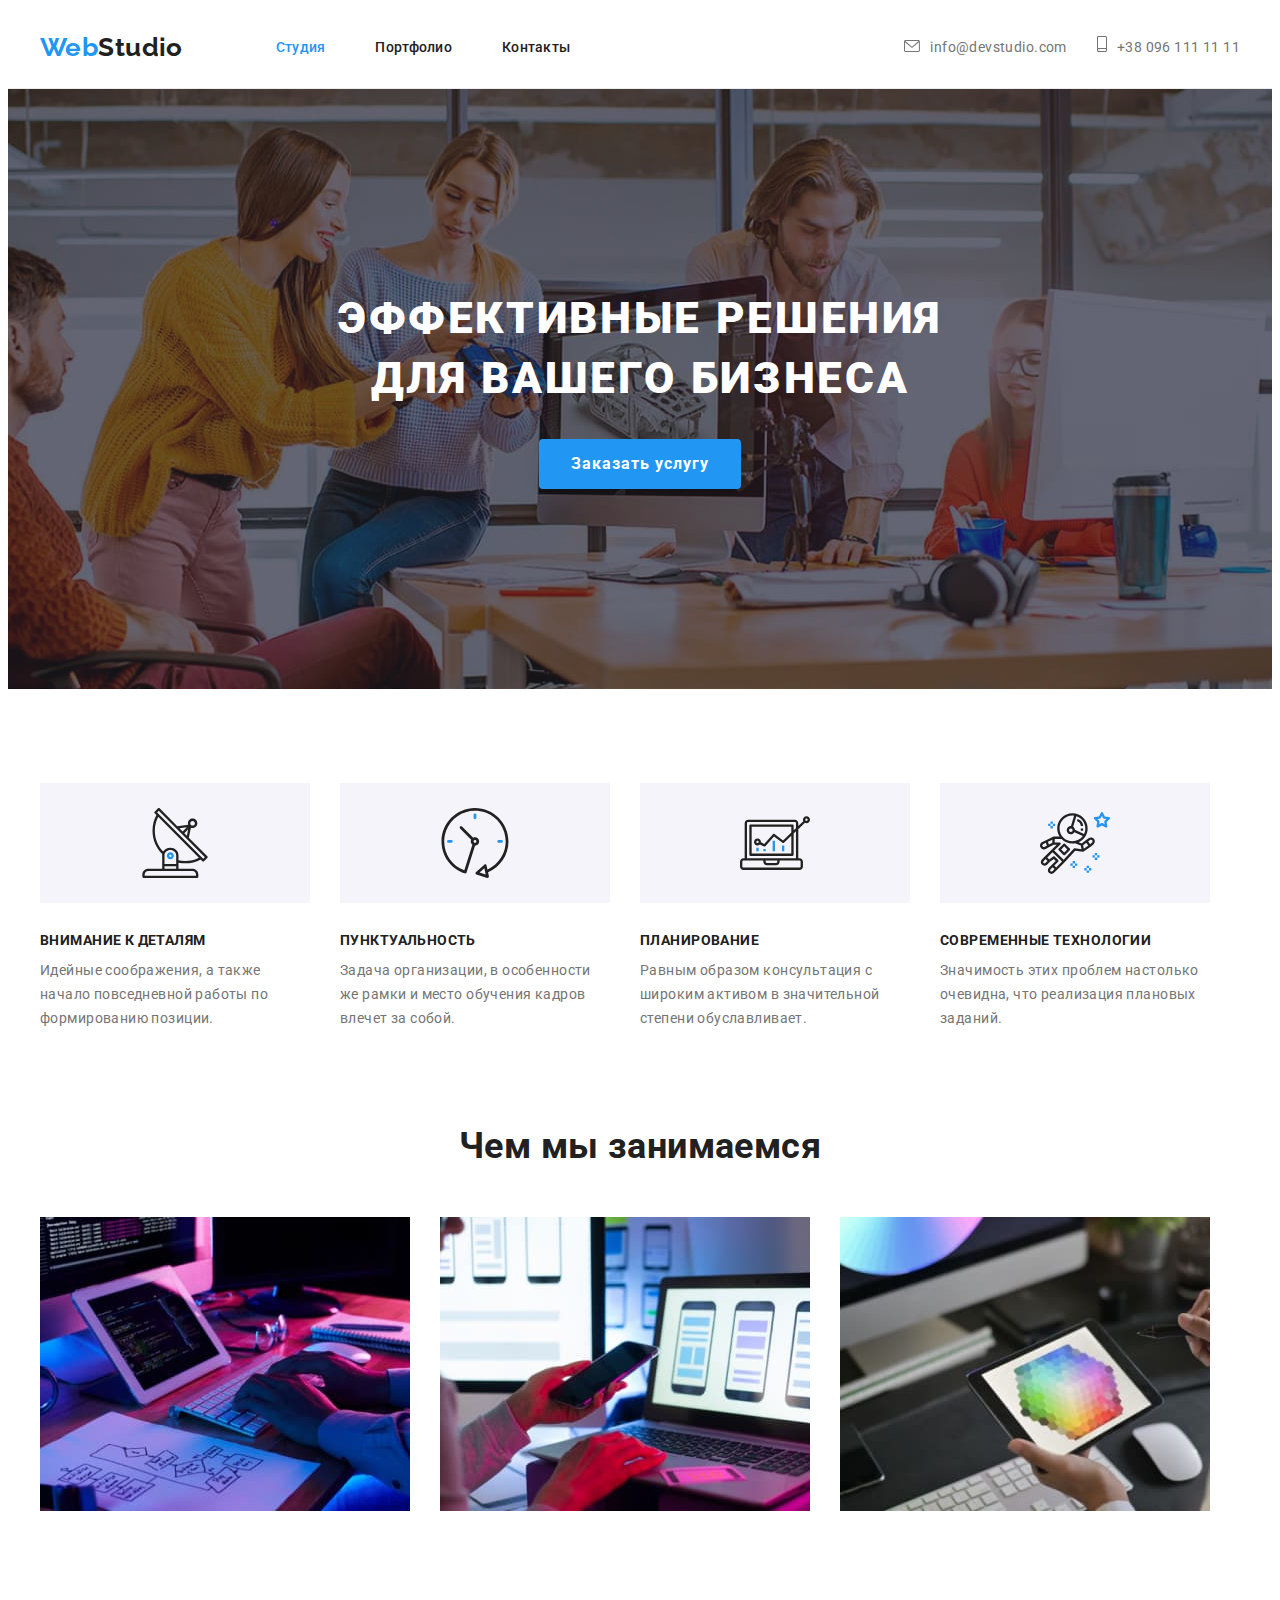
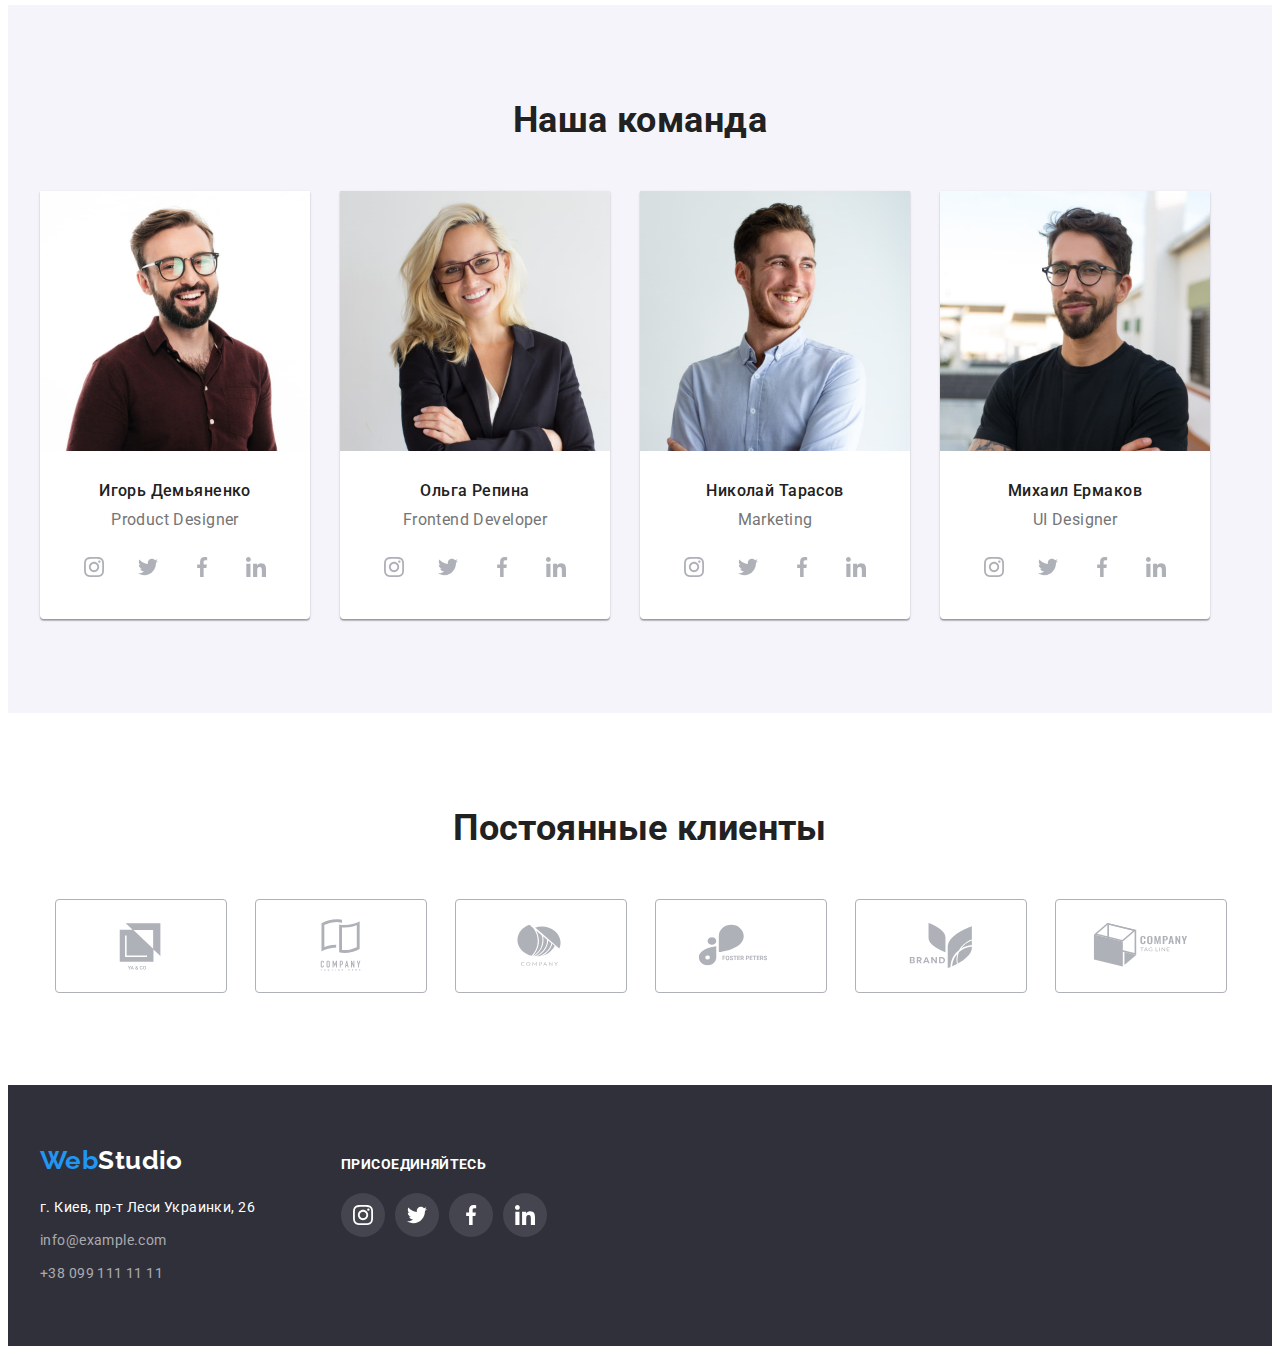
<file: index.html>
<!DOCTYPE html>
<html lang="ru">
<head>
    <meta charset="UTF-8">
    <meta http-equiv="X-UA-Compatible" content="IE=edge">
    <meta name="viewport" content="width=device-width, initial-scale=1.0">
    <title>Студия</title>
    <link rel="stylesheet" href="https://cdnjs.cloudflare.com/ajax/libs/modern-normalize/1.1.0/modern-normalize.min.css"
        integrity="sha512-wpPYUAdjBVSE4KJnH1VR1HeZfpl1ub8YT/NKx4PuQ5NmX2tKuGu6U/JRp5y+Y8XG2tV+wKQpNHVUX03MfMFn9Q=="
        crossorigin="anonymous" referrerpolicy="no-referrer" />
    <link href="https://fonts.googleapis.com/css2?family=Raleway:wght@700&family=Roboto:wght@400;500;700;900&display=swap"
        rel="stylesheet">
    <link rel="stylesheet" href="./css/styles.css" />
</head>
<body>
    <header class="header">
        <div class="container header-container">
            <nav class="header-nav">
                <a href="index.html" lang="en" class="nav-logo">Web<span class="nav-part">Studio</span></a>
                <ul class="nav-list">
                    <li class="nav-item"><a href="index.html" class="nav-link current">Студия</a></li>
                    <li class="nav-item"><a href="portfolio.html" class="nav-link">Портфолио</a></li>
                    <li class="nav-item"><a href="" class="nav-link">Контакты</a></li>
                </ul>
            </nav>
            <ul class="contact-list">
                <li lang="en" class="contact-item"><a href="mailto:info@devstudio.com" class="header-contact"><svg class="contact-icon" width="16" height="12">
                    <use href="./images/icons.svg#icon-envelope"></use></svg>info@devstudio.com</a>
                </li>
                <li class="contact-item"><a href="tel:+380961111111" class="header-contact"><svg class="contact-icon" width="10" height="16">
                    <use href="./images/icons.svg#icon-smartphone"></use></svg>+38 096 111 11 11</a>
                </li>
            </ul>
        </div>
    </header>
    <main>
        <section class="hero-section">
            <div class="container">
                <h1 class="hero-title">Эффективные решения<br> для вашего бизнеса</h1>
                <button class="hero-btn" type="button">Заказать услугу</button>
            </div>
        </section>
        <section class="section">
            <div class="container">
                <h2 class="visually-hidden">Наши ценности</h2>
                <ul class="features-list-icon">
                    <li class="features-item-icon">
                        <svg class="features-icon" width="70" height="70">
                        <use href="./images/icons.svg#icon-antenna"></use>
                        </svg>
                    </li>
                    <li class="features-item-icon">
                        <svg class="features-icon" width="70" height="70">
                            <use href="./images/icons.svg#icon-clock"></use>
                        </svg>
                    </li>
                    <li class="features-item-icon">
                        <svg class="features-icon" width="70" height="70">
                            <use href="./images/icons.svg#icon-diagram"></use>
                        </svg>
                    </li>
                    <li class="features-item-icon">
                        <svg class="features-icon" width="70" height="70">
                            <use href="./images/icons.svg#icon-astronaut"></use>
                        </svg>
                    </li>
                </ul>
                <ul class="features-list">
                    <li class="features-item">
                        <h3 class="features-title">Внимание к деталям</h3>
                        <p class="features-text">Идейные соображения, а также начало повседневной работы по формированию позиции.</p>
                    </li>
                    <li class="features-item">
                        <h3 class="features-title">Пунктуальность</h3>
                        <p class="features-text">Задача организации, в особенности же рамки и место обучения кадров влечет за собой.</p>
                    </li>
                    <li class="features-item">
                        <h3 class="features-title">Планирование</h3>
                        <p class="features-text">Равным образом консультация с широким активом в значительной степени обуславливает.</p>
                    </li>
                    <li class="features-item">
                        <h3 class="features-title">Современные технологии</h3>
                        <p class="features-text">Значимость этих проблем настолько очевидна, что реализация плановых заданий.</p>
                    </li>
                </ul>
            </div>
        </section>
        <section class="section work-section">
            <div class="container">
                <h2 class="section-title">Чем мы занимаемся</h2>
                <ul class="work-list">
                    <li class="work-item"><img src="./images/code-writing.jpg" alt="написание интернет страницы" width="370"></li>
                    <li class="work-item"><img src="./images/layout-adaptation.jpg" alt="адаптация сайта в мобильную версию" width="370"></li>
                    <li class="work-item"><img src="./images/color-selection.jpg" alt="выбор цвета на планшете" width="370"></li>
                </ul>
            </div>
        </section>
        <section class="section team-section">
            <div class="container">
                <h2 class="section-title">Наша команда</h2>
                <ul class="team-list">
                    <li class="team-item">
                        <img src="./images/product-designer.jpg" alt="Игорь Демьяненко" width="270">
                        <div class="team-boarder">
                            <h3 class="team-title">Игорь Демьяненко</h3>
                            <p lang="en" class="team-text">Product Designer</p>
                            <ul class="team-social social-list">
                                <li class="social-item">
                                    <a href="" class="social-link">
                                        <svg class="social-icon" width="20" height="20">
                                            <use href="./images/icons.svg#icon-instagram"></use>
                                        </svg>
                                    </a>
                                </li>
                                <li class="social-item">
                                    <a href="" class="social-link">
                                        <svg class="social-icon" width="20" height="20">
                                            <use href="./images/icons.svg#icon-twitter"></use>
                                        </svg>
                                    </a>
                                </li>
                                <li class="social-item">
                                    <a href="" class="social-link">
                                        <svg class="social-icon" width="20" height="20">
                                            <use href="./images/icons.svg#icon-facebook"></use>
                                        </svg>
                                    </a>
                                </li>
                                <li class="social-item">
                                    <a href="" class="social-link">
                                        <svg class="social-icon" width="20" height="20">
                                            <use href="./images/icons.svg#icon-linkedin"></use>
                                        </svg>
                                    </a>
                                </li>
                            </ul>
                        </div>
                    </li>
                    <li class="team-item">
                        <img src="./images/frontend-developer.jpg" alt="Ольга Репина" width="270">
                        <div class="team-boarder">
                            <h3 class="team-title">Ольга Репина</h3>
                            <p lang="en" class="team-text">Frontend Developer</p>
                            <ul class="team-social social-list">
                                <li class="social-item">
                                    <a href="" class="social-link">
                                        <svg class="social-icon" width="20" height="20">
                                            <use href="./images/icons.svg#icon-instagram"></use>
                                        </svg>
                                    </a>
                                </li>
                                <li class="social-item">
                                    <a href="" class="social-link">
                                        <svg class="social-icon" width="20" height="20">
                                            <use href="./images/icons.svg#icon-twitter"></use>
                                        </svg>
                                    </a>
                                </li>
                                <li class="social-item">
                                    <a href="" class="social-link">
                                        <svg class="social-icon" width="20" height="20">
                                            <use href="./images/icons.svg#icon-facebook"></use>
                                        </svg>
                                    </a>
                                </li>
                                <li class="social-item">
                                    <a href="" class="social-link">
                                        <svg class="social-icon" width="20" height="20">
                                            <use href="./images/icons.svg#icon-linkedin"></use>
                                        </svg>
                                    </a>
                                </li>
                            </ul>
                        </div>
                    </li>
                    <li class="team-item">
                        <img src="./images/marketing.jpg" alt="Николай Тарасов" width="270">
                        <div class="team-boarder">
                            <h3 class="team-title">Николай Тарасов</h3>
                            <p lang="en" class="team-text">Marketing</p>
                            <ul class="team-social social-list">
                                <li class="social-item">
                                    <a href="" class="social-link">
                                        <svg class="social-icon" width="20" height="20">
                                            <use href="./images/icons.svg#icon-instagram"></use>
                                        </svg>
                                    </a>
                                </li>
                                <li class="social-item">
                                    <a href="" class="social-link">
                                        <svg class="social-icon" width="20" height="20">
                                            <use href="./images/icons.svg#icon-twitter"></use>
                                        </svg>
                                    </a>
                                </li>
                                <li class="social-item">
                                    <a href="" class="social-link">
                                        <svg class="social-icon" width="20" height="20">
                                            <use href="./images/icons.svg#icon-facebook"></use>
                                        </svg>
                                    </a>
                                </li>
                                <li class="social-item">
                                    <a href="" class="social-link">
                                        <svg class="social-icon" width="20" height="20">
                                            <use href="./images/icons.svg#icon-linkedin"></use>
                                        </svg>
                                    </a>
                                </li>
                            </ul>
                        </div>
                    </li>
                    <li class="team-item">
                        <img src="./images/ui-designer.jpg" alt="Михаил Ермаков" width="270">
                        <div class="team-boarder">
                            <h3 class="team-title">Михаил Ермаков</h3>
                            <p lang="en" class="team-text">UI Designer</p>
                            <ul class="team-social social-list">
                                <li class="social-item">
                                    <a href="" class="social-link">
                                        <svg class="social-icon" width="20" height="20">
                                            <use href="./images/icons.svg#icon-instagram"></use>
                                        </svg>
                                    </a>
                                </li>
                                <li class="social-item">
                                    <a href="" class="social-link">
                                        <svg class="social-icon" width="20" height="20">
                                            <use href="./images/icons.svg#icon-twitter"></use>
                                        </svg>
                                    </a>
                                </li>
                                <li class="social-item">
                                    <a href="" class="social-link">
                                        <svg class="social-icon" width="20" height="20">
                                            <use href="./images/icons.svg#icon-facebook"></use>
                                        </svg>
                                    </a>
                                </li>
                                <li class="social-item">
                                    <a href="" class="social-link">
                                        <svg class="social-icon" width="20" height="20">
                                            <use href="./images/icons.svg#icon-linkedin"></use>
                                        </svg>
                                    </a>
                                </li>
                            </ul>
                        </div>
                    </li>
                </ul>
            </div>
        </section>
        <section class="section customer-section">
            <div class="container">
                <h2 class="section-title">Постоянные клиенты</h2>
                <ul class="customer-list">
                    <li class="customer-item">
                        <a href="" class="customer-link">
                            <svg class="customer-icon" width="106" height="60">
                                <use href="./images/icons.svg#icon-Logo-1"></use>
                            </svg>
                        </a>
                    </li>
                    <li class="customer-item">
                        <a href="" class="customer-link">
                            <svg class="customer-icon" width="106" height="60">
                                <use href="./images/icons.svg#icon-Logo-2"></use>
                            </svg>
                        </a>
                    </li>
                    <li class="customer-item">
                        <a href="" class="customer-link">
                            <svg class="customer-icon" width="106" height="60">
                                <use href="./images/icons.svg#icon-Logo-3"></use>
                            </svg>
                        </a>
                    </li>
                    <li class="customer-item">
                        <a href="" class="customer-link">
                            <svg class="customer-icon" width="106" height="60">
                                <use href="./images/icons.svg#icon-Logo-4"></use>
                            </svg>
                        </a>
                    </li>
                    <li class="customer-item">
                        <a href="" class="customer-link">
                            <svg class="customer-icon" width="106" height="60">
                                <use href="./images/icons.svg#icon-Logo-5"></use>
                            </svg>
                        </a>
                    </li>
                    <li class="customer-item">
                        <a href="" class="customer-link">
                            <svg class="customer-icon" width="106" height="60">
                                <use href="./images/icons.svg#icon-Logo-6"></use>
                            </svg>
                        </a>
                    </li>
                </ul>
            </div>
        </section>
    </main>
    <footer class="footer">
        <div class="container footer-container">
            <div class="footer-address">
                <a href="index.html" lang="en" class="footer-logo">Web<span class="footer-part">Studio</span></a>
            <address>
                <ul class="footer-list">
                    <li class="footer-item"><a href="" class="footer-address">г. Киев, пр-т Леси Украинки, 26</a></li>
                    <li class="footer-item"><a lang="en" href="mailto:info@example.com" class="footer-contact">info@example.com</a>
                    </li>
                    <li class="footer-item"><a href="tel:+380991111111" class="footer-contact">+38 099 111 11 11</a></li>
                </ul>
            </address>
            </div>
            <div class="footer-social">
                <h2 class="footer-title">присоединяйтесь</h2>
                <ul class="footer-social-list">
                    <li class="social-item">
                        <a href="" class="footer-social-link">
                            <svg class="footer-social-icon" width="20" height="20">
                                <use href="./images/icons.svg#icon-instagram"></use>
                            </svg>
                        </a>
                    </li>
                    <li class="social-item">
                        <a href="" class="footer-social-link">
                            <svg class="footer-social-icon" width="20" height="20">
                                <use href="./images/icons.svg#icon-twitter"></use>
                            </svg>
                        </a>
                    </li>
                    <li class="social-item">
                        <a href="" class="footer-social-link">
                            <svg class="footer-social-icon" width="20" height="20">
                                <use href="./images/icons.svg#icon-facebook"></use>
                            </svg>
                        </a>
                    </li>
                    <li class="social-item">
                        <a href="" class="footer-social-link">
                            <svg class="footer-social-icon" width="20" height="20">
                                <use href="./images/icons.svg#icon-linkedin"></use>
                            </svg>
                        </a>
                    </li>
                </ul>
            </div>
        </div>
    </footer>
</body>
</html>
</file>
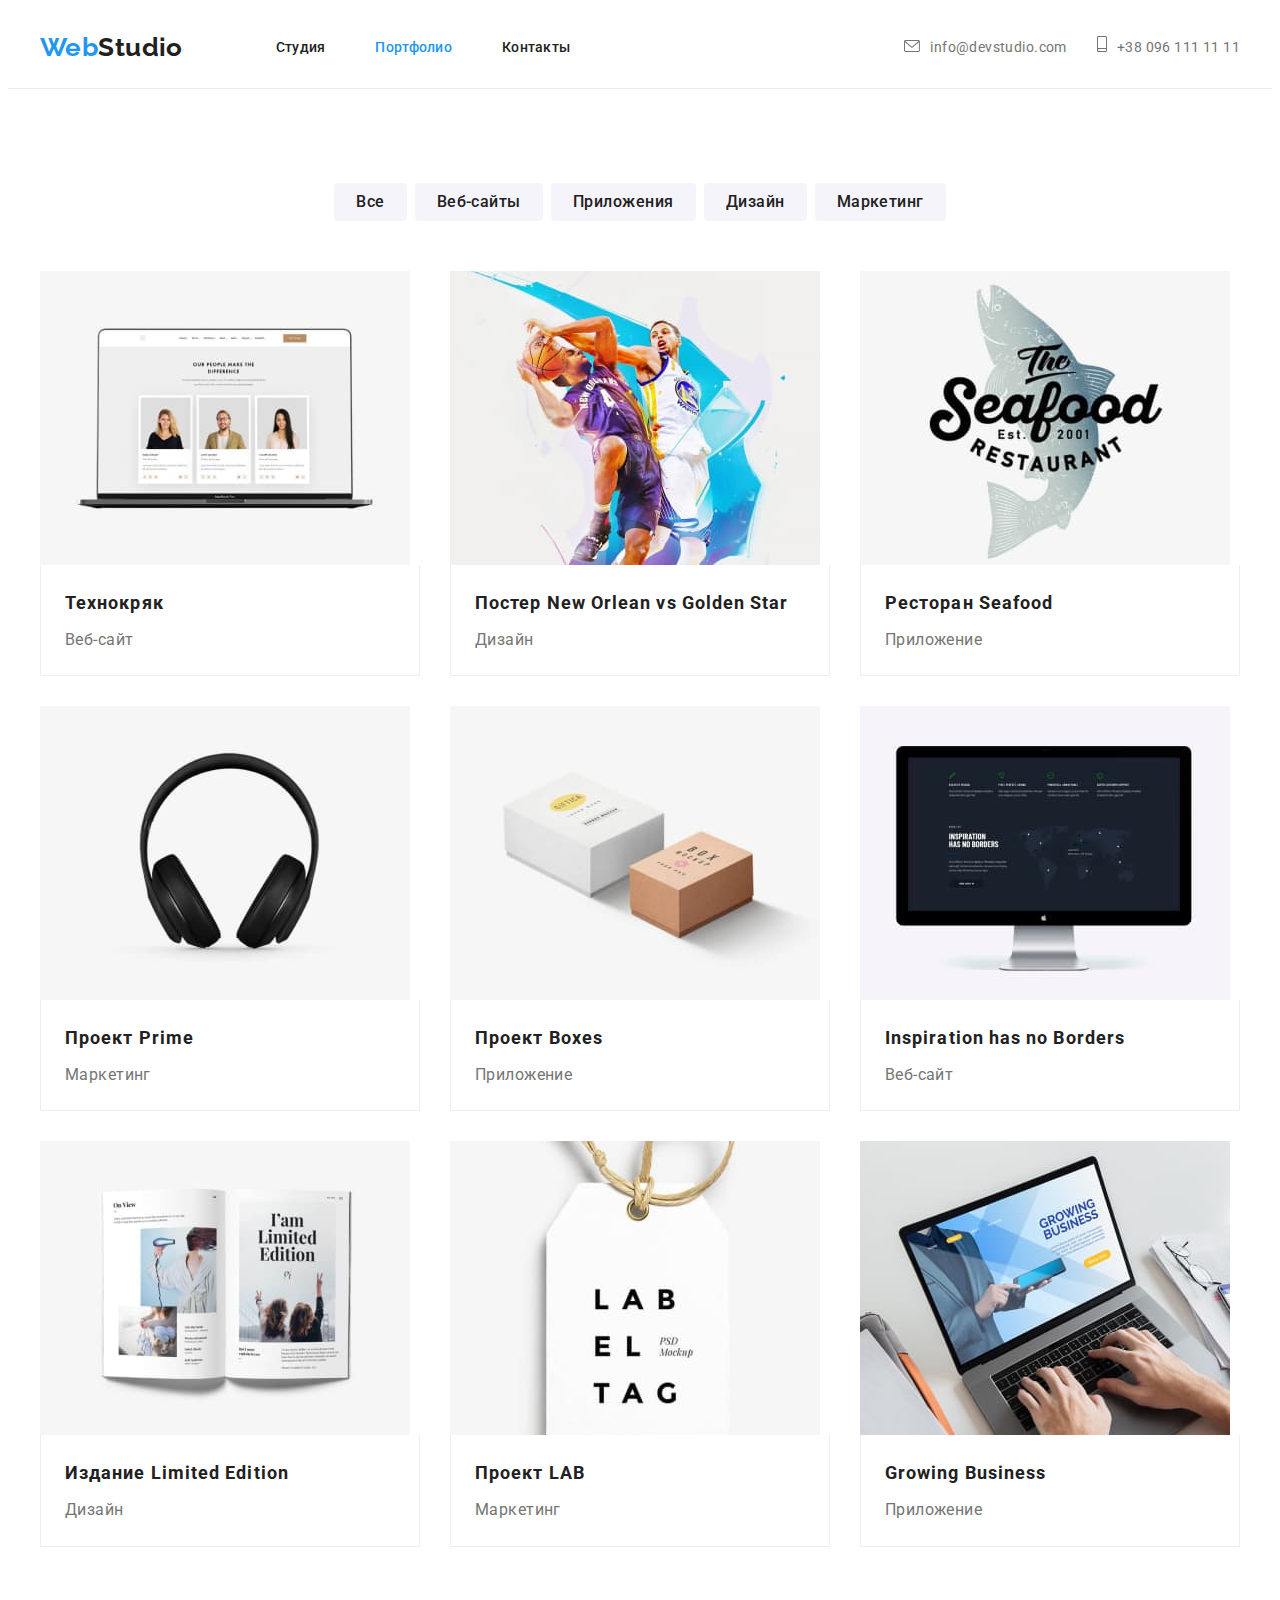
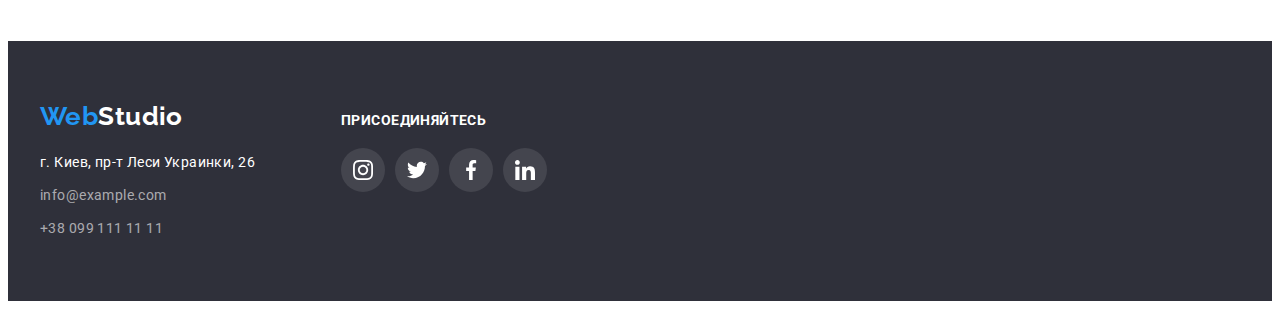
<file: portfolio.html>
<!DOCTYPE html>
<html lang="ru">
<head>
    <meta charset="UTF-8">
    <meta http-equiv="X-UA-Compatible" content="IE=edge">
    <meta name="viewport" content="width=device-width, initial-scale=1.0">
    <title>Портфолио</title>
    <link rel="stylesheet" href="https://cdnjs.cloudflare.com/ajax/libs/modern-normalize/1.1.0/modern-normalize.min.css"
        integrity="sha512-wpPYUAdjBVSE4KJnH1VR1HeZfpl1ub8YT/NKx4PuQ5NmX2tKuGu6U/JRp5y+Y8XG2tV+wKQpNHVUX03MfMFn9Q=="
        crossorigin="anonymous" referrerpolicy="no-referrer" />
    <link href="https://fonts.googleapis.com/css2?family=Raleway:wght@700&family=Roboto:wght@400;500;700;900&display=swap"
        rel="stylesheet">
    <link rel="stylesheet" href="./css/styles.css" />
</head>
<body>
    <header class="header">
        <div class="container header-container">
            <nav class="header-nav">
                <a href="index.html" lang="en" class="nav-logo">Web<span class="nav-part">Studio</span></a>
                <ul class="nav-list">
                    <li class="nav-item"><a href="index.html" class="nav-link">Студия</a></li>
                    <li class="nav-item"><a href="portfolio.html" class="nav-link current">Портфолио</a></li>
                    <li class="nav-item"><a href="" class="nav-link">Контакты</a></li>
                </ul>
            </nav>
            <ul class="contact-list">
                <li lang="en" class="contact-item"><a href="mailto:info@devstudio.com" class="header-contact"><svg
                            class="contact-icon" width="16" height="12">
                            <use href="./images/icons.svg#icon-envelope"></use>
                        </svg>info@devstudio.com</a>
                </li>
                <li class="contact-item"><a href="tel:+380961111111" class="header-contact"><svg class="contact-icon" width="10"
                            height="16">
                            <use href="./images/icons.svg#icon-smartphone"></use>
                        </svg>+38 096 111 11 11</a>
                </li>
            </ul>
        </div>
    </header>
    <main>
        <section class="section">
            <div class="container">
                <h1 class="visually-hidden">Наши работы</h1>
                <ul class="filter-list">
                    <li class="filter-item"><button class="filter-btn" type="button">Все</button></li>
                    <li class="filter-item"><button class="filter-btn" type="button">Веб-сайты</button></li>
                    <li class="filter-item"><button class="filter-btn" type="button">Приложения</button></li>
                    <li class="filter-item"><button class="filter-btn" type="button">Дизайн</button></li>
                    <li class="filter-item"><button class="filter-btn" type="button">Маркетинг</button></li>
                </ul>
                <ul class="project-list">
                    <li class="project-item">
                        <img class="project-img" src="./images/technokreck.jpg" alt="ноутбук с веб-сайтом" width="370">
                        <div class="project-border">
                            <h2 class="project-title">Технокряк</h2>
                            <p class="project-text">Веб-сайт</p>
                        </div>
                    </li>
                    <li class="project-item">
                        <img class="project-img" src="./images/basketball-players.jpg" alt="два баскетболиста" width="370">
                        <div class="project-border">
                            <h2 class="project-title">Постер New Orlean vs Golden Star</h2>
                            <p class="project-text">Дизайн</p>
                        </div>
                    </li>
                    <li class="project-item">
                        <img class="project-img" src="./images/seafood.jpg" alt="эмблема рыбного ресторана" width="370">
                        <div class="project-border">
                            <h2 class="project-title">Ресторан Seafood</h2>
                            <p class="project-text">Приложение</p>
                        </div>
                    </li>
                    <li class="project-item">
                        <img class="project-img" src="./images/headphones.jpg" alt="наушники" width="370">
                        <div class="project-border">
                            <h2 class="project-title">Проект Prime</h2>
                            <p class="project-text">Маркетинг</p>
                        </div>
                    </li>
                    <li class="project-item">
                        <img class="project-img" src="./images/two-boxes.jpg" alt="две коробочки" width="370">
                        <div class="project-border">
                            <h2 class="project-title">Проект Boxes</h2>
                            <p class="project-text">Приложение</p>
                        </div>
                    </li>
                    <li class="project-item">
                        <img class="project-img" src="./images/iMac.jpg" alt="видно сайт на iMac" width="370">
                        <div class="project-border">
                            <h2 class="project-title">Inspiration has no Borders</h2>
                            <p class="project-text">Веб-сайт</p>
                        </div>
                    </li>
                    <li class="project-item">
                        <img class="project-img" src="./images/magazine.jpg" alt="раскрытый журнал" width="370">
                        <div class="project-border">
                            <h2 class="project-title">Издание Limited Edition</h2>
                            <p class="project-text">Дизайн</p>
                        </div>
                    </li>
                    <li class="project-item">
                        <img class="project-img" src="./images/label.jpg" alt="ярлык" width="370">
                        <div class="project-border">
                            <h2 class="project-title">Проект LAB</h2>
                            <p class="project-text">Маркетинг</p>
                        </div>
                    </li>
                    <li class="project-item">
                        <img class="project-img" src="./images/laptop.jpg" alt="кто-то печатает на ноутбуке" width="370">
                        <div class="project-border">
                            <h2 class="project-title">Growing Business</h2>
                            <p class="project-text">Приложение</p>
                        </div>
                    </li>
                </ul>
            </div>
        </section>
    </main>
    <footer class="footer">
        <div class="container footer-container">
            <div class="footer-address">
                <a href="index.html" lang="en" class="footer-logo">Web<span class="footer-part">Studio</span></a>
                <address>
                    <ul class="footer-list">
                        <li class="footer-item"><a href="" class="footer-address">г. Киев, пр-т Леси Украинки, 26</a></li>
                        <li class="footer-item"><a lang="en" href="mailto:info@example.com"
                                class="footer-contact">info@example.com</a>
                        </li>
                        <li class="footer-item"><a href="tel:+380991111111" class="footer-contact">+38 099 111 11 11</a></li>
                    </ul>
                </address>
            </div>
            <div class="footer-social">
                <h2 class="footer-title">присоединяйтесь</h2>
                <ul class="footer-social-list">
                    <li class="social-item">
                        <a href="" class="footer-social-link">
                            <svg class="footer-social-icon" width="20" height="20">
                                <use href="./images/icons.svg#icon-instagram"></use>
                            </svg>
                        </a>
                    </li>
                    <li class="social-item">
                        <a href="" class="footer-social-link">
                            <svg class="footer-social-icon" width="20" height="20">
                                <use href="./images/icons.svg#icon-twitter"></use>
                            </svg>
                        </a>
                    </li>
                    <li class="social-item">
                        <a href="" class="footer-social-link">
                            <svg class="footer-social-icon" width="20" height="20">
                                <use href="./images/icons.svg#icon-facebook"></use>
                            </svg>
                        </a>
                    </li>
                    <li class="social-item">
                        <a href="" class="footer-social-link">
                            <svg class="footer-social-icon" width="20" height="20">
                                <use href="./images/icons.svg#icon-linkedin"></use>
                            </svg>
                        </a>
                    </li>
                </ul>
            </div>
        </div>
    </footer>
</body>
</html>
</file>
<file: css/styles.css>
/* Site general settings */
:root {
  --primary-title-color: #212121;
  --primary-text-color: #757575;
  --second-title-color: #ffffff;
  --accent-color: #2196f3;
}
body {
  font-family: Roboto, sans-serif;
  font-size: 14px;
  line-height: 1.71;
  letter-spacing: 0.03em;
  background-color: var(--second-title-color);
  color: var(--primary-text-color);
}
p,
h1,
h2,
h3,
h4,
h5,
h6 {
  margin: 0;
}
ul {
  list-style: none;
  margin: 0;
  padding: 0;
}
img {
  display: block;
  max-width: 100%;
  height: auto;
}

.nav-link,
.header-contact,
.footer-address,
.footer-contact,
.nav-logo,
.footer-logo {
  text-decoration: none;
}
.container {
  width: 1200px;
  padding-left: 15px;
  padding-right: 15px;
  margin: 0 auto 0 auto;
}
.section {
  padding-top: 94px;
  padding-bottom: 94px;
}

/* Site header */
.header-container {
  display: flex;
}
.header {
  border-bottom-width: 1px;
  border-bottom-style: solid;
  border-bottom-color: #ececec;
}
.header-nav {
  display: flex;
  align-items: center;
}
.nav-logo {
  margin-right: 93px;
  padding-top: 24px;
  padding-bottom: 25px;
  font-family: Raleway, sans-serif;
  font-weight: 700;
  font-size: 26px;
  line-height: 1.2;
  color: var(--accent-color);
}
.nav-part {
  color: var(--primary-title-color);
}
.nav-list {
  display: flex;
}
.nav-item:not(:last-child) {
  margin-right: 50px;
}
.nav-link,
.nav-contact {
  font-family: Roboto, sans-serif;
  font-weight: 500;
  font-size: 14px;
  line-height: 1.14;
  letter-spacing: 0.02em;
}
.nav-link {
  color: var(--primary-title-color);
}
.nav-link:hover,
.nav-link:focus {
  color: var(--accent-color);
}
.nav-link.current {
  color: var(--accent-color);
}
.contact-list {
  display: flex;
  margin-left: auto;
  align-items: center;
}
.contact-item:not(:last-child) {
  margin-right: 30px;
}

.header-contact {
  color: var(--primary-text-color);
}

.contact-icon {
  fill: var(--primary-text-color);
  margin-right: 10px;
}
.header-contact:hover,
.header-contact:focus {
  color: var(--accent-color);
}
.header-contact:hover .contact-icon,
.header-contact:focus .contact-icon {
  fill: var(--accent-color);
}

/* Эффективные решения для вашего бизнеса */
.hero-section {
  background-color: #2f303a;
  padding-top: 200px;
  padding-bottom: 200px;
  background-image: linear-gradient(
      rgba(47, 48, 58, 0.4),
      rgba(47, 48, 58, 0.4)
    ),
    url("../images/hero.jpg");
  background-repeat: no-repeat;
  background-size: cover;
  background-position: center;
}

.hero-title {
  margin-bottom: 30px;
  font-weight: 900;
  font-size: 44px;
  line-height: 1.36;
  text-align: center;
  letter-spacing: 0.06em;
  text-transform: uppercase;
  color: var(--second-title-color);
}
.hero-btn {
  display: block;
  margin-right: auto;
  margin-left: auto;
  padding: 10px 32px;
  min-width: 200px;
  height: 50px;
  font-family: Roboto, sans-serif;
  font-weight: 700;
  font-size: 16px;
  line-height: 1.88;
  letter-spacing: 0.06em;
  border: 0;
  cursor: pointer;
  background-color: var(--accent-color);
  color: var(--second-title-color);
  box-shadow: 0px 4px 4px rgba(0, 0, 0, 0.15);
  border-radius: 4px;
}

/* Наши ценности */
.visually-hidden {
  position: absolute;
  clip: rect(0 0 0 0);
  width: 1px;
  height: 1px;
  margin: -1px;
}
.features-list {
  display: flex;
}
.features-item {
  margin-right: 30px;
  width: 270px;
}
.features-item:last-child {
  margin-right: 0;
}
.features-list-icon {
  margin-bottom: 30px;
  display: flex;
}
.features-item-icon {
  width: 270px;
  height: 120px;
  margin-right: 30px;
  display: flex;
  align-items: center;
  justify-content: center;
  background-color: #f5f4fa;
}
.features-item-icon:last-child {
  margin-right: 0;
}
.features-title {
  margin-bottom: 10px;
  font-weight: 700;
  font-size: 14px;
  line-height: 1.14;
  text-transform: uppercase;
  color: var(--primary-title-color);
}

/* Чем мы занимаемся */
.section-title {
  margin-bottom: 50px;
  font-weight: 700;
  font-size: 36px;
  line-height: 1.17;
  text-align: center;
  color: var(--primary-title-color);
}
.work-section {
  padding-top: 0;
}

.work-list {
  display: flex;
}
.work-item:not(:last-child) {
  margin-right: 30px;
}

/* Наша команда */
.team-section {
  background-color: #f5f4fa;
}
.team-list {
  display: flex;
}
.team-item {
  margin-right: 30px;
  width: 270px;
  background-color: var(--second-title-color);
  box-shadow: 0px 1px 3px rgba(0, 0, 0, 0.12), 0px 1px 1px rgba(0, 0, 0, 0.14),
    0px 2px 1px rgba(0, 0, 0, 0.2);
  border-radius: 0px 0px 4px 4px;
}
.team-item:last-child {
  margin-right: 0;
}
.team-boarder {
  padding-top: 30px;
  padding-bottom: 30px;
}
.team-title {
  font-weight: 500;
  font-size: 16px;
  line-height: 1.19;
  text-align: center;
  color: var(--primary-title-color);
}
.team-text {
  margin-top: 10px;
  margin-bottom: 16px;
  font-size: 16px;
  line-height: 1.19;
  text-align: center;
}
.social-list {
  display: flex;
  justify-content: center;
}
.social-item {
  width: 44px;
  height: 44px;
  margin-right: 10px;
}
.social-item:last-child {
  margin-right: 0;
}
.social-link {
  width: 100%;
  height: 100%;
  border-radius: 50%;
  display: flex;
  align-items: center;
  justify-content: center;
}
.social-icon {
  fill: #afb1b8;
}
.social-link:hover,
.social-link:focus {
  background-color: var(--accent-color);
}
.social-link:hover .social-icon,
.social-link:focus .social-icon {
  fill: var(--second-title-color);
}

/* Наши клиенты */
.customer-list {
  display: flex;
  justify-content: center;
}
.customer-item {
  width: 170px;
  height: 92px;
  margin-right: 30px;
}
.customer-item:last-child {
  margin-right: 0;
}
.customer-link {
  width: 100%;
  height: 100%;
  display: flex;
  align-items: center;
  justify-content: center;
  border: 1px solid #afb1b8;
  border-radius: 4px;
}
.customer-icon {
  fill: #afb1b8;
}
.customer-link:hover,
.customer-link:focus {
  border: 1px solid var(--accent-color);
}
.customer-link:hover .customer-icon,
.customer-link:focus .customer-icon {
  fill: var(--accent-color);
}
/* Портфолио Фильтр Работ */
.filter-list {
  margin-bottom: 50px;
  display: flex;
  justify-content: center;
}
.filter-item {
  margin-right: 8px;
}
.filter-item:last-child {
  margin-right: 0;
}
.filter-btn {
  padding: 6px 22px;
  font-family: Roboto, sans-serif;
  font-weight: 500;
  font-size: 16px;
  line-height: 1.63;
  text-align: center;
  letter-spacing: 0.03em;
  cursor: pointer;
  border: 0;
  background-color: #f5f4fa;
  color: var(--primary-title-color);
  border-radius: 4px;
}
.filter-btn:hover,
.filter-btn:focus {
  background-color: var(--accent-color);
  color: var(--second-title-color);
  box-shadow: 0px 3px 1px rgba(0, 0, 0, 0.1), 0px 1px 2px rgba(0, 0, 0, 0.08),
    0px 2px 2px rgba(0, 0, 0, 0.12);
  border-radius: 4px;
}

/* Портфолио Примеры Работ */
.project-list {
  display: flex;
  flex-wrap: wrap;
  margin-left: -30px;
  margin-bottom: -30px;
}
.project-item {
  flex-basis: calc(100% / 3 - 30px);
  margin-left: 30px;
  margin-bottom: 30px;
  width: 370px;
  cursor: pointer;
}
.project-item:hover,
.project-item:focus {
  box-shadow: 0px 1px 1px rgba(0, 0, 0, 0.12), 0px 4px 4px rgba(0, 0, 0, 0.06),
    1px 4px 6px rgba(0, 0, 0, 0.16);
}
.project-border {
  padding: 20px 24px;
  border-right: 1px solid #eeeeee;
  border-bottom: 1px solid #eeeeee;
  border-left: 1px solid #eeeeee;
}
.project-title {
  margin-bottom: 4px;
  font-weight: 700;
  font-size: 18px;
  line-height: 2;
  letter-spacing: 0.06em;
  color: var(--primary-title-color);
}
.project-text {
  font-size: 16px;
  line-height: 1.88;
}

/* Site footer */
.footer {
  background-color: #2f303a;
  padding-top: 60px;
  padding-bottom: 60px;
}
.footer-container {
  display: flex;
}
.footer-address {
  width: 231px;
  margin-right: 70px;
}
.footer-logo {
  display: block;
  margin-bottom: 20px;
  font-family: Raleway, sans-serif;
  font-weight: 700;
  font-size: 26px;
  line-height: 1.19;
  color: var(--accent-color);
}
.footer-part {
  color: var(--second-title-color);
}
.footer-item:not(:last-child) {
  margin-bottom: 9px;
}
.footer-address,
.footer-contact {
  display: block;
  font-family: Roboto, sans-serif;
  font-style: normal;
  font-size: 14px;
  line-height: 1.71;
}
.footer-address {
  color: var(--second-title-color);
}
.footer-contact {
  color: rgba(255, 255, 255, 0.6);
}
.footer-contact:hover,
.footer-contact:focus {
  color: rgba(255, 255, 255, 0.6);
}
.footer-social {
  display: block;
  padding-top: 12px;
}
.footer-title {
  margin-bottom: 20px;
  font-weight: 700;
  font-size: 14px;
  line-height: 1.14;
  text-transform: uppercase;
  color: var(--second-title-color);
}
.footer-social-list {
  display: flex;
  justify-content: center;
}
.footer-social-link {
  width: 100%;
  height: 100%;
  border-radius: 50%;
  display: flex;
  align-items: center;
  justify-content: center;
  background-color: rgba(255, 255, 255, 0.1);
}
.footer-social-icon {
  fill: var(--second-title-color);
}
.footer-social-link:hover,
.footer-social-link:focus {
  background-color: var(--accent-color);
}
</file>
